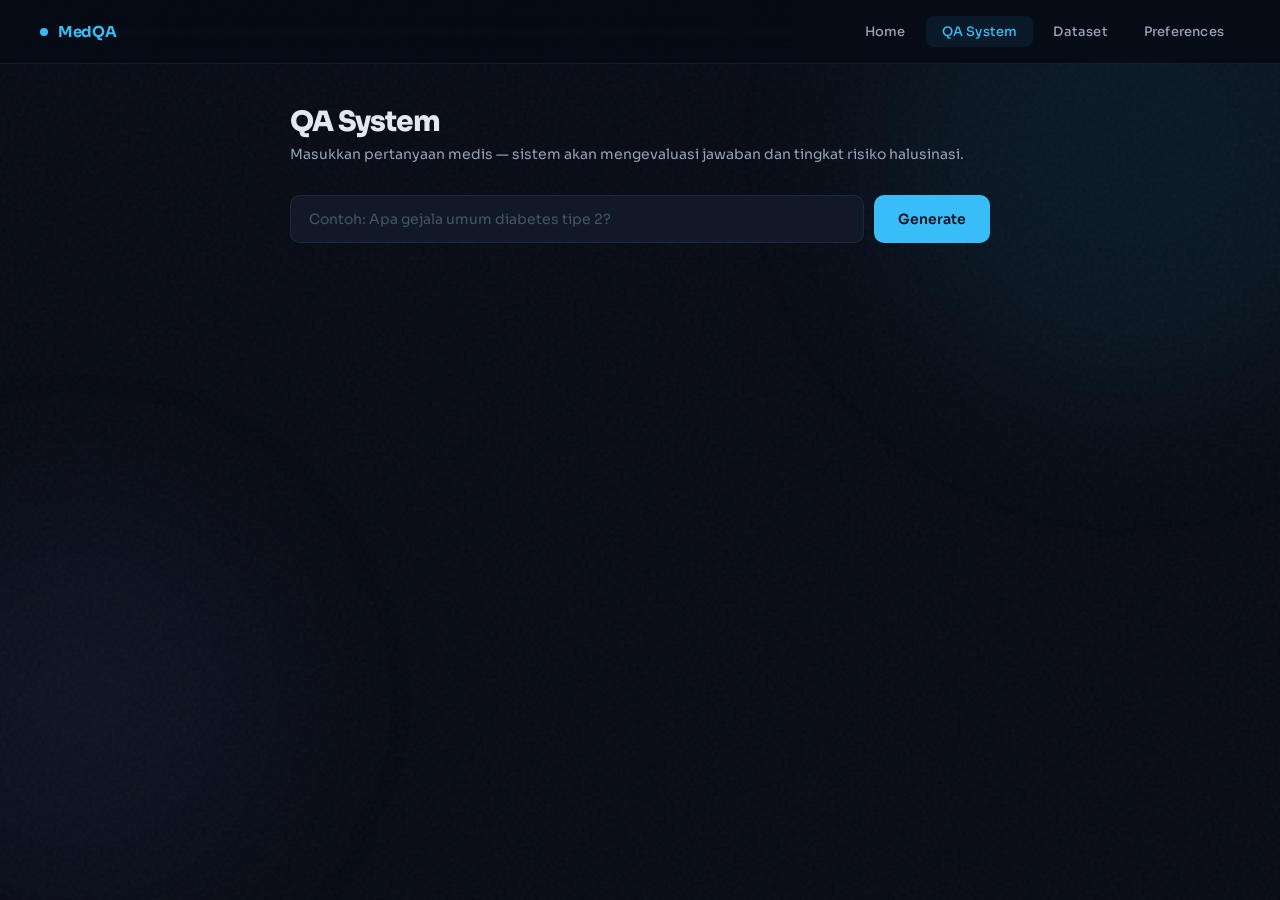
<file: index.html>
<!DOCTYPE html>
<html lang="id">
<head>
<meta charset="UTF-8">
<meta name="viewport" content="width=device-width, initial-scale=1.0">
<title>QA System — Medical QA</title>
<link rel="stylesheet" href="style.css">
</head>
<body>

<div class="blob blob-1"></div>
<div class="blob blob-2"></div>

<nav class="navbar">
  <a href="home.html" class="navbar-brand">
    <div class="dot"></div>
    MedQA
  </a>
  <div class="navbar-links">
    <a href="home.html">Home</a>
    <a href="index.html" class="active">QA System</a>
    <a href="dataset.html">Dataset</a>
    <a href="preferences.html">Preferences</a>
  </div>
</nav>

<div class="page">
<div class="qa-layout">

  <div class="qa-header">
    <h1>QA System</h1>
    <p>Masukkan pertanyaan medis — sistem akan mengevaluasi jawaban dan tingkat risiko halusinasi.</p>
  </div>

  <!-- INPUT -->
  <div class="input-group">
    <input
      type="text"
      id="question"
      placeholder="Contoh: Apa gejala umum diabetes tipe 2?"
      onkeydown="if(event.key==='Enter') askQuestion()"
    >
    <button class="btn btn-primary" onclick="askQuestion()" id="ask-btn">
      Generate
    </button>
  </div>

  <!-- LOADING -->
  <div id="loading" style="display:none; text-align:center; padding:30px 0;">
    <div class="loader" style="justify-content:center;">
      <span></span><span></span><span></span>
    </div>
    <p style="color:var(--text3);font-size:13px;margin-top:10px;">Generating jawaban...</p>
  </div>

  <!-- RESULT PANEL -->
  <div id="result-section" style="display:none;">

    <div class="result-panel fade-in">
      <div class="result-row">
        <div class="result-label">Jawaban</div>
        <div class="result-value" id="answer">—</div>
      </div>
      <div class="result-row">
        <div class="result-label">Entropy</div>
        <div class="result-value">
          <span class="entropy-display" id="entropy">—</span>
        </div>
      </div>
      <div class="result-row">
        <div class="result-label">Risk Level</div>
        <div class="result-value">
          <span id="risk">—</span>
        </div>
      </div>
    </div>
    
  </div>

</div>
</div>

<script>
let isLoading = false

async function askQuestion(){
  if (isLoading) return
  isLoading = true

  const question = document.getElementById("question").value.trim()
  if (!question) { isLoading = false; return }

  document.getElementById("loading").style.display = "block"
  document.getElementById("result-section").style.display = "none"
  document.getElementById("ask-btn").disabled = true

  try {
    const response = await fetch("http://127.0.0.1:8000/ask", {
      method: "POST",
      headers: { "Content-Type": "application/json" },
      body: JSON.stringify({ question })
    })

    const data = await response.json()

    // 🔥 kalau backend kirim error
    if (data.error) {

      document.getElementById("answer").innerText = "⚠️ " + data.error
      document.getElementById("entropy").innerText = "-"
      document.getElementById("risk").innerText = "-"

    } else {

      // ✅ tampilkan jawaban model
      document.getElementById("answer").innerHTML =
        (data.model_answer || "-").replace(/\n/g, "<br>")

      // ✅ tampilkan entropy
      const entropyValue = data.entropy
      document.getElementById("entropy").innerText = entropyValue

      // ✅ tampilkan risk
      let riskHTML = ""

      if (entropyValue < 1.5) {
        riskHTML = `<span class="risk-badge risk-low">🟢 Low Risk</span>`
      } else if (entropyValue < 2.5) {
        riskHTML = `<span class="risk-badge risk-medium">🟠 Medium Risk</span>`
      } else {
        riskHTML = `<span class="risk-badge risk-high">🔴 High Risk</span>`
      }

      document.getElementById("risk").innerHTML = riskHTML
    }

    document.getElementById("loading").style.display = "none"
    document.getElementById("result-section").style.display = "block"

    document.getElementById("loading").style.display = "none"
    document.getElementById("result-section").style.display = "block"

  } catch (e) {
    document.getElementById("loading").style.display = "none"
    document.getElementById("result-section").style.display = "block"
    document.getElementById("answer").innerText = "⚠️ Gagal terhubung ke server. Pastikan backend berjalan di port 8000."
  }

  document.getElementById("ask-btn").disabled = false
  isLoading = false
}

function escapeTemplate(str) {
  return (str || '').replace(/</g, '&lt;').replace(/>/g, '&gt;')
}

</script>

</body>
</html>
</file>
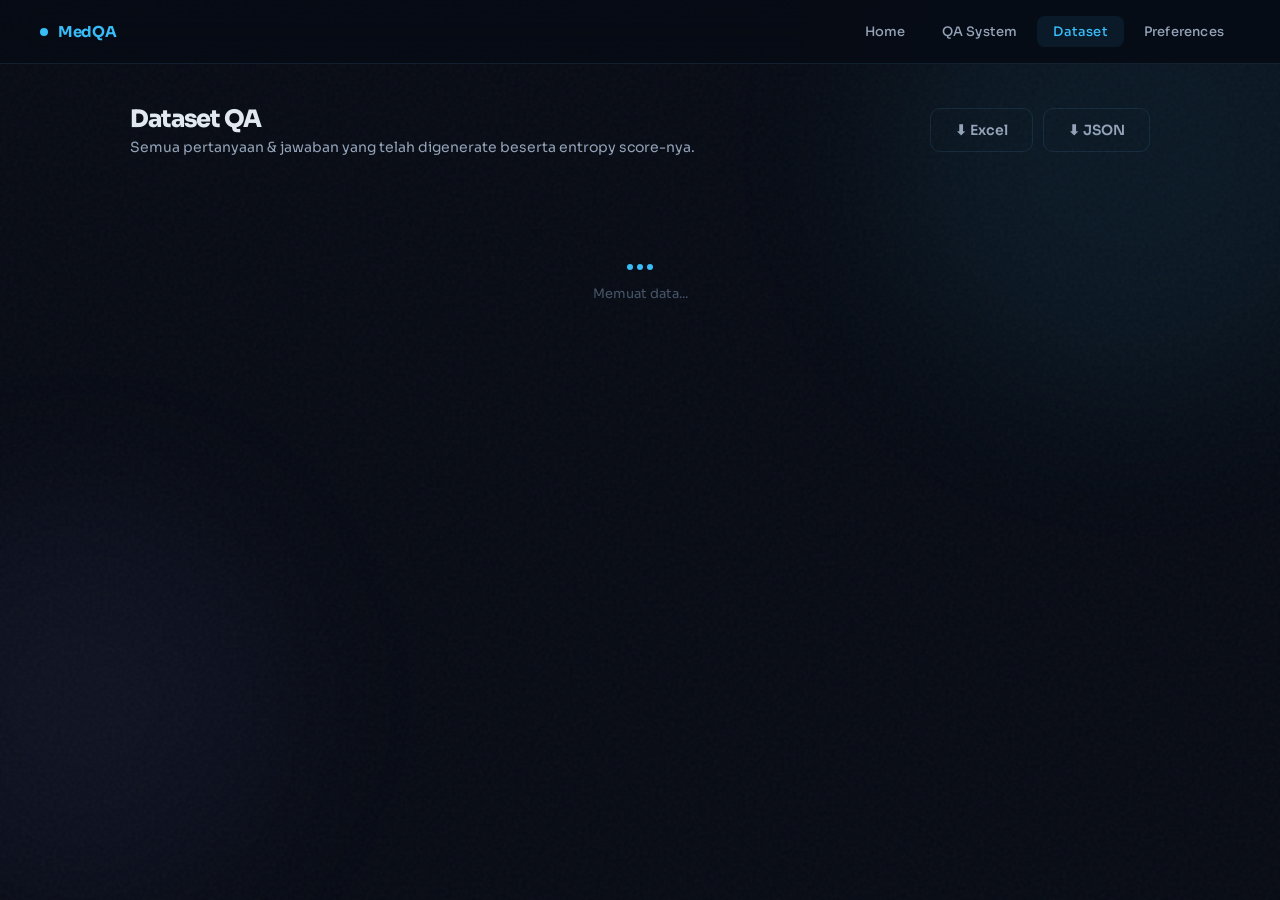
<file: dataset.html>
<!DOCTYPE html>
<html lang="id">
<head>
<meta charset="UTF-8">
<meta name="viewport" content="width=device-width, initial-scale=1.0">
<title>Dataset — Medical QA</title>
<link rel="stylesheet" href="style.css">
</head>
<body>

<div class="blob blob-1"></div>
<div class="blob blob-2"></div>

<nav class="navbar">
  <a href="home.html" class="navbar-brand">
    <div class="dot"></div>
    MedQA
  </a>
  <div class="navbar-links">
    <a href="home.html">Home</a>
    <a href="index.html">QA System</a>
    <a href="dataset.html" class="active">Dataset</a>
    <a href="preferences.html">Preferences</a>
  </div>
</nav>

<div class="page">
<div class="table-layout">

  <div class="table-header">
    <div>
      <h1>Dataset QA</h1>
      <p style="color:var(--text2);font-size:14px;margin-top:4px;">
        Semua pertanyaan & jawaban yang telah digenerate beserta entropy score-nya.
      </p>
    </div>
    <div style="display:flex;gap:10px;">
      <a href="http://127.0.0.1:8000/download_qa_excel" class="btn btn-outline" target="_blank">
        ⬇ Excel
      </a>
      <a href="http://127.0.0.1:8000/dataset" class="btn btn-outline" target="_blank">
        ⬇ JSON
      </a>
    </div>
  </div>

  <!-- SUMMARY STRIP -->
  <div style="display:flex;gap:14px;margin-bottom:24px;" id="summary-strip"></div>

  <!-- TABLE -->
  <div id="loading-state" style="text-align:center;padding:50px 0;">
    <div class="loader" style="justify-content:center;"><span></span><span></span><span></span></div>
    <p style="color:var(--text3);font-size:13px;margin-top:10px;">Memuat data...</p>
  </div>

  <div id="table-wrap" style="display:none;">

    <div id="dataset-list"></div>
  
    <div id="empty-state" class="empty-state" style="display:none;">
      <div class="empty-icon">📭</div>
      <p>Belum ada data. Mulai dengan mengajukan pertanyaan di QA System.</p>
    </div>
  </div>

</div>
</div>

<script>

fetch("http://127.0.0.1:8000/preferences")
  .then(res => res.json())
  .then(preferences => {

    fetch("http://127.0.0.1:8000/dataset")
      .then(res => res.json())
      .then(data => {

        const container = document.getElementById("dataset-list")

        if (data.length === 0) {
          document.getElementById("empty-state").style.display = "block"
          return
        }

        data.forEach((d) => {

          const card = document.createElement("div")

          card.innerHTML = `
          <div class="card fade-in" style="margin-bottom:20px;">

            <div style="font-weight:600;margin-bottom:12px;">
              ${d.question}
            </div>

            <div class="pair-grid">

              <div class="pair-card">
                <div class="pair-label">Model</div>
                <div class="pair-text">${d.model_answer}</div>
                <button class="btn btn-primary choose-model">Pilih Model</button>
              </div>

              <div class="pair-card">
                <div class="pair-label">Dataset</div>
                <div class="pair-text">${d.dataset_answer}</div>
                <button class="btn btn-primary choose-dataset">Pilih Dataset</button>
              </div>

            </div>

            <div style="margin-top:14px;">
              <button class="btn btn-outline btn-e">E</button>
              <button class="btn btn-outline btn-n">N</button>
              <button class="btn btn-outline btn-c">C</button>
            </div>

          </div>
          `

          // ===== DATA =====
          card.dataset.question = d.question
          card.dataset.model = d.model_answer
          card.dataset.dataset = d.dataset_answer

          // ===== BUTTON =====
          const btnModel = card.querySelector(".choose-model")
          const btnDataset = card.querySelector(".choose-dataset")
          const btnE = card.querySelector(".btn-e")
          const btnN = card.querySelector(".btn-n")
          const btnC = card.querySelector(".btn-c")

          // =====================
          // 🔥 RESTORE STATE
          // =====================
          const prefMatch = preferences.filter(p =>
            p.question?.trim().toLowerCase() === d.question?.trim().toLowerCase()
          )

          // ===== DPO (chosen) =====
          const chosenPref = prefMatch.find(p => p.label === "chosen")

          if (chosenPref) {

            if (chosenPref.answer?.trim() === d.model_answer?.trim()) {
              btnModel.innerText = "✅ Dipilih"
              btnModel.disabled = true
              btnDataset.disabled = true
            }

            if (chosenPref.answer?.trim() === d.dataset_answer?.trim()) {
              btnDataset.innerText = "✅ Dipilih"
              btnDataset.disabled = true
              btnModel.disabled = true
            }
          }

          // ===== ENC =====
          const encPref = prefMatch.find(p => ["E","N","C"].includes(p.label))

          if (encPref) {

            if (encPref.label === "E") {
              btnE.classList.add("active-e")
              btnE.innerText = "✅ E"
            }

            if (encPref.label === "N") {
              btnN.classList.add("active-n")
              btnN.innerText = "✅ N"
            }

            if (encPref.label === "C") {
              btnC.classList.add("active-c")
              btnC.innerText = "✅ C"
            }

            btnE.disabled = true
            btnN.disabled = true
            btnC.disabled = true
          }

          // =====================
          // 🔵 DPO CLICK
          // =====================
          btnModel.addEventListener("click", () => {
            chooseAnswer(d.question, d.model_answer, d.dataset_answer)
            btnModel.innerText = "✅ Dipilih"
            btnModel.disabled = true
            btnDataset.disabled = true
          })

          btnDataset.addEventListener("click", () => {
            chooseAnswer(d.question, d.dataset_answer, d.model_answer)
            btnDataset.innerText = "✅ Dipilih"
            btnDataset.disabled = true
            btnModel.disabled = true
          })

          // =====================
          // 🟢 ENC CLICK
          // =====================
          function selectENC(label, btnClicked) {

            fetch("http://127.0.0.1:8000/evaluate", {
              method: "POST",
              headers: {
                "Content-Type": "application/json"
              },
              body: JSON.stringify({
                question: d.question,
                answer: d.model_answer,
                entropy: d.entropy,
                label: label
              })
            })
            .then(res => res.json())
            .then(() => {

              // 🔥 RESET WARNA (INI YANG KAMU TANYAKAN)
              btnE.classList.remove("active-e")
              btnN.classList.remove("active-n")
              btnC.classList.remove("active-c")

              // 🔥 SET WARNA BARU
              if (label === "E") btnClicked.classList.add("active-e")
              if (label === "N") btnClicked.classList.add("active-n")
              if (label === "C") btnClicked.classList.add("active-c")

              // 🔥 UPDATE TEXT
              btnClicked.innerText = "✅ " + label
            })
          }

          btnE.addEventListener("click", () => selectENC("E", btnE))
          btnN.addEventListener("click", () => selectENC("N", btnN))
          btnC.addEventListener("click", () => selectENC("C", btnC))

          container.appendChild(card)

        })

        document.getElementById("loading-state").style.display = "none"
        document.getElementById("table-wrap").style.display = "block"

      })

  })

function chooseAnswer(question, chosen, rejected) {

  fetch("http://127.0.0.1:8000/save_preference_pair", {
    method: "POST",
    headers: {
      "Content-Type": "application/json"
    },
    body: JSON.stringify({
      question: question,
      chosen: chosen,
      rejected: rejected
    })
  })
  .then(res => res.json())
  .then(() => {
    alert("✅ Pilihan berhasil disimpan")
  })
}

</script>

</body>
</html>
</file>
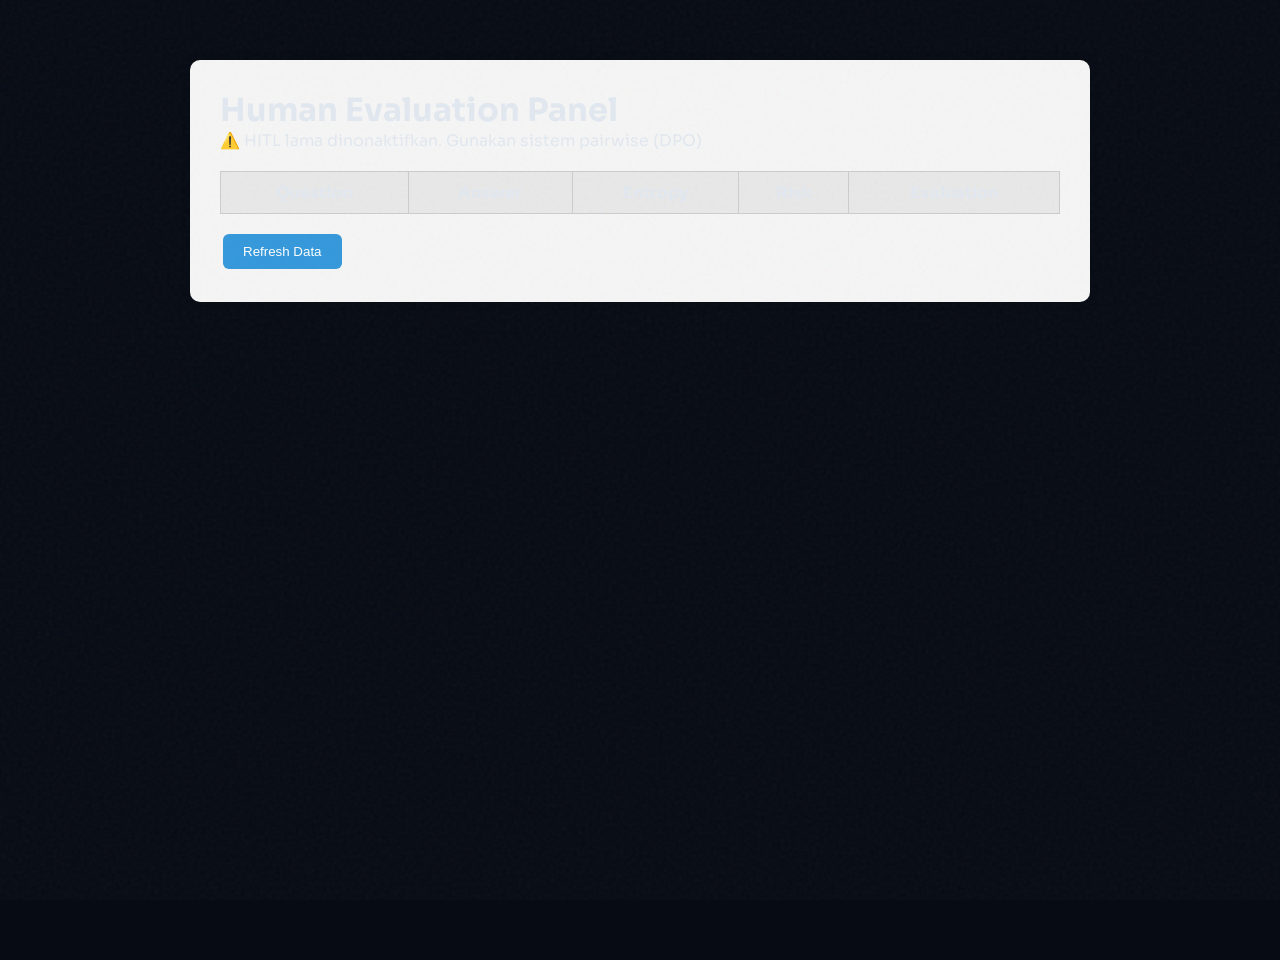
<file: hitl.html>
<!DOCTYPE html>
<html>

<head>
<title>Human Evaluation Panel</title>
<link rel="stylesheet" href="style.css">

<style>

.container{
width:900px;
margin:auto;
margin-top:60px;
padding:30px;
background:#f5f5f5;
border-radius:10px;
box-shadow:0 0 10px rgba(0,0,0,0.2);
}

table{
width:100%;
border-collapse:collapse;
margin-top:20px;
}

th,td{
padding:10px;
border:1px solid #ccc;
text-align:center;
}

th{
background:#e8e8e8;
}

.answer-cell{
text-align:left;
max-width:400px;
}

button{
padding:6px 12px;
margin:3px;
border:none;
border-radius:6px;
cursor:pointer;
}

.correct{
background:#2ecc71;
color:white;
}

.incorrect{
background:#e74c3c;
color:white;
}

.refresh{
margin-top:20px;
padding:10px 20px;
background:#3498db;
color:white;
border:none;
border-radius:6px;
cursor:pointer;
}

</style>

</head>

<body>

<div class="container">

<h1>Human Evaluation Panel</h1>

<p>⚠️ HITL lama dinonaktifkan. Gunakan sistem pairwise (DPO)</p>

<table>

<thead>
<tr>
<th>Question</th>
<th>Answer</th>
<th>Entropy</th>
<th>Risk</th>
<th>Evaluation</th>
</tr>
</thead>

<tbody id="hitl-body">

</tbody>

</table>

<button class="refresh" onclick="loadHITL()">Refresh Data</button>

</div>

<script src="hitl.js"></script>

</body>

</html>
</file>
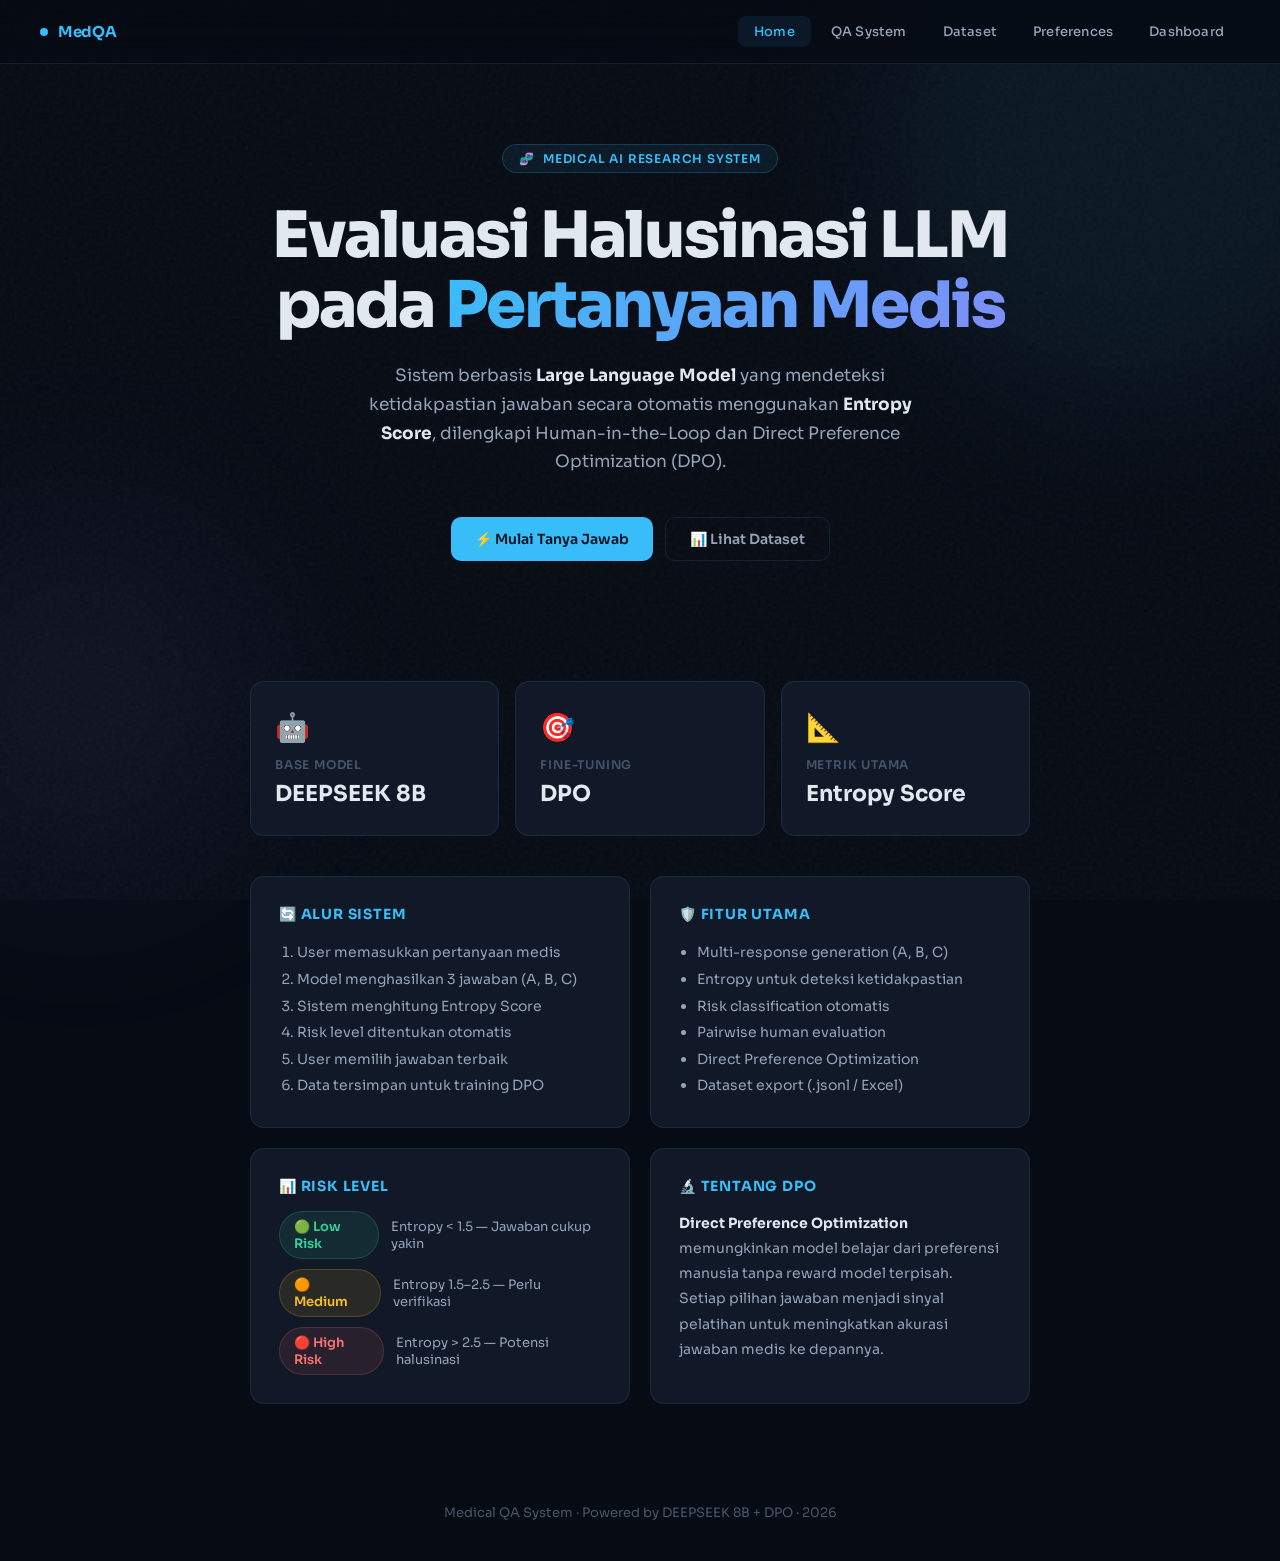
<file: home.html>
<!DOCTYPE html>
<html lang="id">
<head>
<meta charset="UTF-8">
<meta name="viewport" content="width=device-width, initial-scale=1.0">
<title>Medical QA System — Home</title>
<link rel="stylesheet" href="style.css">
</head>
<body>

<div class="blob blob-1"></div>
<div class="blob blob-2"></div>

<!-- NAVBAR -->
<nav class="navbar">
  <a href="home.html" class="navbar-brand">
    <div class="dot"></div>
    MedQA
  </a>
  <div class="navbar-links">
    <a href="home.html" class="active">Home</a>
    <a href="index.html">QA System</a>
    <a href="dataset.html">Dataset</a>
    <a href="preferences.html">Preferences</a>
    <a href="evaluation.html">Dashboard</a>
  </div>
</nav>

<div class="page">

  <!-- HERO -->
  <section class="hero">

    <div class="hero-badge">
      <span>🧬</span>
      Medical AI Research System
    </div>

    <h1>
      Evaluasi Halusinasi LLM<br>
      pada <span class="highlight">Pertanyaan Medis</span>
    </h1>

    <p class="hero-sub">
      Sistem berbasis <strong style="color:var(--text)">Large Language Model</strong> yang mendeteksi 
      ketidakpastian jawaban secara otomatis menggunakan <strong style="color:var(--text)">Entropy Score</strong>, 
      dilengkapi Human-in-the-Loop dan Direct Preference Optimization (DPO).
    </p>

    <div class="hero-actions">
      <a href="index.html" class="btn btn-primary">
        ⚡ Mulai Tanya Jawab
      </a>
      <a href="dataset.html" class="btn btn-outline">
        📊 Lihat Dataset
      </a>
    </div>

  </section>

  <!-- STATS -->
  <div class="stat-grid">
    <div class="stat-card">
      <div class="stat-icon">🤖</div>
      <div class="stat-label">Base Model</div>
      <div class="stat-value">DEEPSEEK 8B</div>
    </div>
    <div class="stat-card">
      <div class="stat-icon">🎯</div>
      <div class="stat-label">Fine-tuning</div>
      <div class="stat-value">DPO</div>
    </div>
    <div class="stat-card">
      <div class="stat-icon">📐</div>
      <div class="stat-label">Metrik Utama</div>
      <div class="stat-value">Entropy Score</div>
    </div>
  </div>

  <!-- CARDS -->
  <div class="section-grid" style="margin-top:40px;">

    <div class="card" style="animation: fadeUp 0.6s ease 0.5s both;">
      <h3>🔄 Alur Sistem</h3>
      <ol>
        <li>User memasukkan pertanyaan medis</li>
        <li>Model menghasilkan 3 jawaban (A, B, C)</li>
        <li>Sistem menghitung Entropy Score</li>
        <li>Risk level ditentukan otomatis</li>
        <li>User memilih jawaban terbaik</li>
        <li>Data tersimpan untuk training DPO</li>
      </ol>
    </div>

    <div class="card" style="animation: fadeUp 0.6s ease 0.6s both;">
      <h3>🛡️ Fitur Utama</h3>
      <ul>
        <li>Multi-response generation (A, B, C)</li>
        <li>Entropy untuk deteksi ketidakpastian</li>
        <li>Risk classification otomatis</li>
        <li>Pairwise human evaluation</li>
        <li>Direct Preference Optimization</li>
        <li>Dataset export (.jsonl / Excel)</li>
      </ul>
    </div>

    <div class="card" style="animation: fadeUp 0.6s ease 0.7s both;">
      <h3>📊 Risk Level</h3>
      <div style="display:flex;flex-direction:column;gap:10px;margin-top:4px;">
        <div style="display:flex;align-items:center;gap:12px;">
          <span class="risk-badge risk-low">🟢 Low Risk</span>
          <span style="font-size:13px;color:var(--text2)">Entropy &lt; 1.5 — Jawaban cukup yakin</span>
        </div>
        <div style="display:flex;align-items:center;gap:12px;">
          <span class="risk-badge risk-medium">🟠 Medium</span>
          <span style="font-size:13px;color:var(--text2)">Entropy 1.5–2.5 — Perlu verifikasi</span>
        </div>
        <div style="display:flex;align-items:center;gap:12px;">
          <span class="risk-badge risk-high">🔴 High Risk</span>
          <span style="font-size:13px;color:var(--text2)">Entropy &gt; 2.5 — Potensi halusinasi</span>
        </div>
      </div>
    </div>

    <div class="card" style="animation: fadeUp 0.6s ease 0.8s both;">
      <h3>🔬 Tentang DPO</h3>
      <p style="font-size:14px;color:var(--text2);line-height:1.8;">
        <strong style="color:var(--text)">Direct Preference Optimization</strong> memungkinkan model 
        belajar dari preferensi manusia tanpa reward model terpisah. 
        Setiap pilihan jawaban menjadi sinyal pelatihan untuk meningkatkan 
        akurasi jawaban medis ke depannya.
      </p>
    </div>

  </div>

  <div style="text-align:center;padding:60px 0 40px;position:relative;z-index:1;">
    <p style="color:var(--text3);font-size:13px;">
      Medical QA System · Powered by DEEPSEEK 8B + DPO · 2026
    </p>
  </div>

</div>

</body>
</html>
</file>
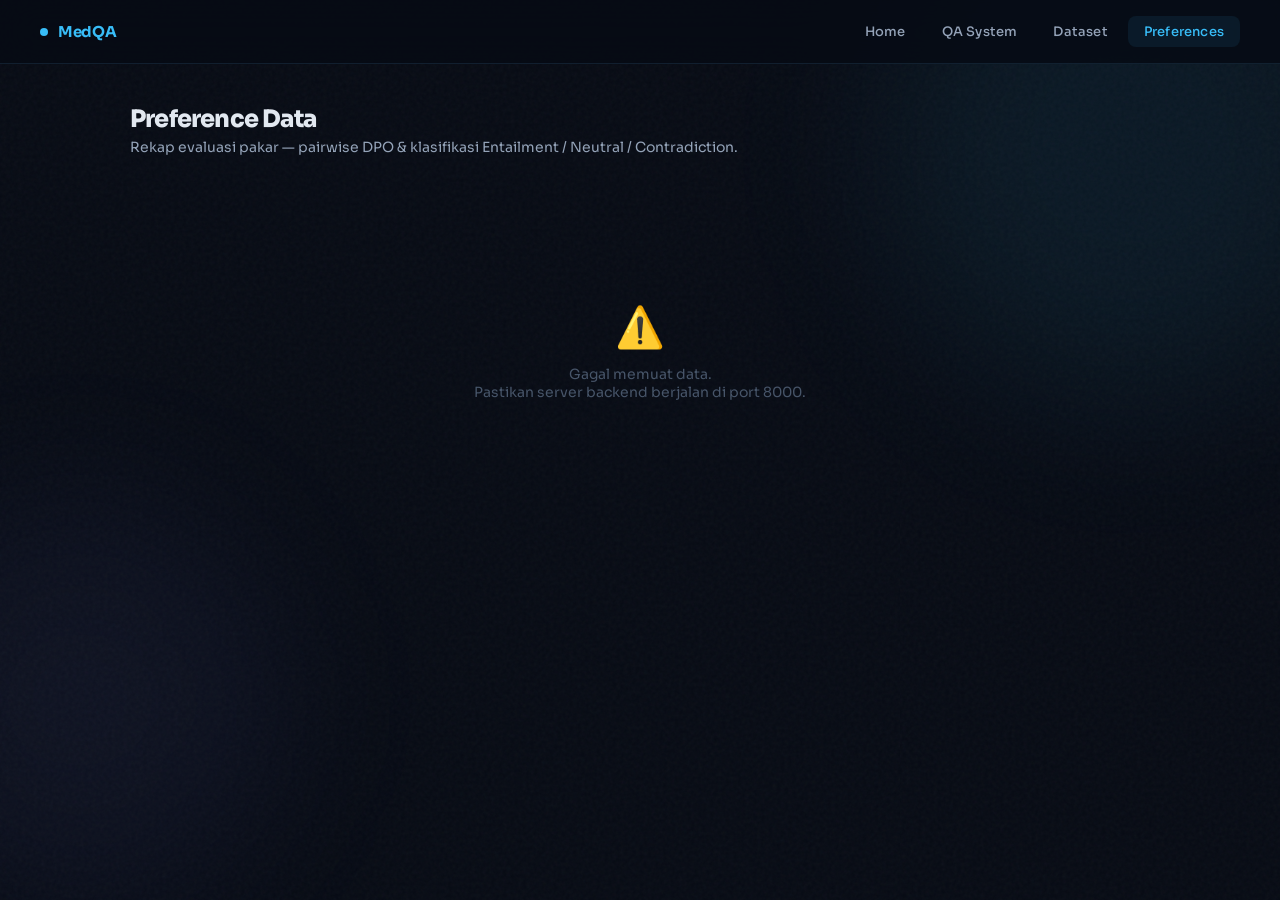
<file: preferences.html>
<!DOCTYPE html>
<html lang="id">
<head>
<meta charset="UTF-8">
<meta name="viewport" content="width=device-width, initial-scale=1.0">
<title>Preferences — Medical QA</title>
<link rel="stylesheet" href="style.css">
<style>

.stats-row {
  display: grid;
  grid-template-columns: repeat(5, 1fr);
  gap: 14px;
  margin-bottom: 28px;
}

.stat-tile {
  background: var(--surface);
  border: 1px solid var(--border);
  border-radius: var(--radius);
  padding: 20px 18px;
  transition: border-color 0.2s, transform 0.15s;
  animation: fadeUp 0.5s ease both;
}

.stat-tile:hover { transform: translateY(-2px); }

.stat-tile .tile-label {
  font-size: 11px;
  font-weight: 700;
  text-transform: uppercase;
  letter-spacing: 0.9px;
  color: var(--text3);
  margin-bottom: 8px;
}

.stat-tile .tile-value {
  font-size: 28px;
  font-weight: 800;
  letter-spacing: -1px;
  line-height: 1;
  margin-bottom: 5px;
}

.stat-tile .tile-sub { font-size: 11px; color: var(--text3); }

.tile-total { border-color: rgba(56,189,248,0.2); }
.tile-total .tile-value { color: var(--accent); }
.tile-dpo   { border-color: rgba(129,140,248,0.2); }
.tile-dpo .tile-value   { color: var(--accent2); }
.tile-e     { border-color: rgba(52,211,153,0.2); }
.tile-e .tile-value     { color: var(--accent3); }
.tile-n     { border-color: rgba(251,191,36,0.2); }
.tile-n .tile-value     { color: var(--warn); }
.tile-c     { border-color: rgba(248,113,113,0.2); }
.tile-c .tile-value     { color: var(--danger); }

/* ENC BAR */
.enc-bar-section {
  background: var(--surface);
  border: 1px solid var(--border);
  border-radius: var(--radius);
  padding: 22px 24px;
  margin-bottom: 24px;
  animation: fadeUp 0.5s ease 0.1s both;
}

.enc-bar-header {
  display: flex;
  align-items: center;
  justify-content: space-between;
  margin-bottom: 16px;
  flex-wrap: wrap;
  gap: 10px;
}

.enc-bar-header h3 {
  font-size: 11px;
  font-weight: 700;
  text-transform: uppercase;
  letter-spacing: 0.9px;
  color: var(--text3);
}

.enc-legend {
  display: flex;
  gap: 14px;
  font-size: 11px;
  color: var(--text2);
}

.enc-legend span {
  display: flex;
  align-items: center;
  gap: 5px;
}

.enc-legend span::before {
  content: '';
  display: inline-block;
  width: 8px; height: 8px;
  border-radius: 2px;
}

.leg-e::before { background: var(--accent3); }
.leg-n::before { background: var(--warn); }
.leg-c::before { background: var(--danger); }

.bar-track {
  display: flex;
  height: 30px;
  border-radius: 8px;
  overflow: hidden;
  background: var(--bg2);
  gap: 2px;
}

.bar-seg {
  height: 100%;
  display: flex;
  align-items: center;
  justify-content: center;
  font-size: 11px;
  font-weight: 700;
  transition: flex 1.2s cubic-bezier(.4,0,.2,1);
  min-width: 0;
  overflow: hidden;
}

.bar-e { background: rgba(52,211,153,0.22); color: var(--accent3); border-radius: 6px 0 0 6px; }
.bar-n { background: rgba(251,191,36,0.18); color: var(--warn); }
.bar-c { background: rgba(248,113,113,0.18); color: var(--danger); border-radius: 0 6px 6px 0; }

.bar-labels {
  display: flex;
  justify-content: space-between;
  margin-top: 8px;
  font-size: 11px;
  color: var(--text3);
}

/* EXPORT */
.export-section {
  background: var(--surface);
  border: 1px solid var(--border);
  border-radius: var(--radius);
  padding: 20px 24px;
  margin-bottom: 24px;
  display: flex;
  align-items: center;
  justify-content: space-between;
  gap: 20px;
  flex-wrap: wrap;
  animation: fadeUp 0.5s ease 0.15s both;
}

.export-info h3 { font-size: 14px; font-weight: 700; margin-bottom: 3px; }
.export-info p  { font-size: 12px; color: var(--text3); }

.export-actions { display: flex; gap: 8px; flex-wrap: wrap; }

/* CONTROLS */
.controls-row {
  display: flex;
  align-items: center;
  gap: 10px;
  margin-bottom: 16px;
  flex-wrap: wrap;
  animation: fadeUp 0.5s ease 0.2s both;
}

.search-box {
  flex: 1;
  min-width: 180px;
  background: var(--surface);
  border: 1px solid var(--border);
  border-radius: 9px;
  padding: 10px 16px;
  font-family: 'Sora', sans-serif;
  font-size: 13px;
  color: var(--text);
  outline: none;
  transition: border-color 0.2s;
}

.search-box:focus {
  border-color: rgba(56,189,248,0.4);
  box-shadow: 0 0 0 3px rgba(56,189,248,0.05);
}

.search-box::placeholder { color: var(--text3); }

.filter-group { display: flex; gap: 6px; flex-wrap: wrap; }

.filter-btn {
  padding: 8px 14px;
  border-radius: 8px;
  border: 1px solid var(--border);
  background: var(--surface);
  color: var(--text2);
  font-family: 'Sora', sans-serif;
  font-size: 12px;
  font-weight: 600;
  cursor: pointer;
  transition: all 0.15s;
}

.filter-btn:hover { border-color: rgba(56,189,248,0.3); color: var(--text); }
.f-all  { border-color: rgba(56,189,248,0.5); color: var(--accent); background: rgba(56,189,248,0.07); }
.f-dpo  { border-color: rgba(129,140,248,0.5); color: var(--accent2); background: rgba(129,140,248,0.07); }
.f-E    { border-color: rgba(52,211,153,0.5); color: var(--accent3); background: rgba(52,211,153,0.07); }
.f-N    { border-color: rgba(251,191,36,0.5); color: var(--warn); background: rgba(251,191,36,0.07); }
.f-C    { border-color: rgba(248,113,113,0.5); color: var(--danger); background: rgba(248,113,113,0.07); }

.result-count {
  font-size: 12px;
  color: var(--text3);
  margin-bottom: 14px;
}

.result-count strong { color: var(--text2); }

/* PREF CARD */
.pref-card {
  background: var(--surface);
  border: 1px solid var(--border);
  border-radius: var(--radius);
  overflow: hidden;
  margin-bottom: 14px;
  transition: border-color 0.2s;
  animation: fadeUp 0.35s ease both;
}

.pref-card:hover { border-color: rgba(56,189,248,0.2); }

.pref-card-header {
  display: flex;
  align-items: flex-start;
  justify-content: space-between;
  padding: 15px 20px;
  border-bottom: 1px solid var(--border);
  gap: 12px;
  background: rgba(255,255,255,0.01);
}

.pref-question {
  font-size: 14px;
  font-weight: 600;
  color: var(--text);
  flex: 1;
  line-height: 1.5;
}

.pref-badges {
  display: flex;
  gap: 6px;
  flex-shrink: 0;
  align-items: center;
  flex-wrap: wrap;
  justify-content: flex-end;
}

.enc-tag {
  display: inline-flex;
  align-items: center;
  gap: 5px;
  padding: 4px 11px;
  border-radius: 6px;
  font-size: 11px;
  font-weight: 700;
  letter-spacing: 0.3px;
}

.enc-E    { background: rgba(52,211,153,0.1); color: var(--accent3); border: 1px solid rgba(52,211,153,0.25); }
.enc-N    { background: rgba(251,191,36,0.1); color: var(--warn);    border: 1px solid rgba(251,191,36,0.25); }
.enc-C    { background: rgba(248,113,113,0.1); color: var(--danger); border: 1px solid rgba(248,113,113,0.25); }
.enc-none { background: var(--surface2); color: var(--text3); border: 1px solid var(--border); }
.enc-dpo  { background: rgba(129,140,248,0.1); color: var(--accent2); border: 1px solid rgba(129,140,248,0.25); }

.pref-body {
  display: grid;
  grid-template-columns: 1fr 1fr;
}

.pref-col {
  padding: 16px 20px;
}

.pref-col:first-child { border-right: 1px solid var(--border); }

.pref-col-label {
  font-size: 10px;
  font-weight: 700;
  letter-spacing: 0.9px;
  text-transform: uppercase;
  margin-bottom: 8px;
}

.col-chosen   { color: var(--accent3); }
.col-rejected { color: var(--danger); }
.col-empty    { color: var(--text3); }

.pref-answer-text {
  font-size: 13px;
  color: var(--text2);
  line-height: 1.65;
}

.entropy-pill {
  font-family: 'JetBrains Mono', monospace;
  font-size: 11px;
  padding: 3px 9px;
  border-radius: 5px;
  background: rgba(56,189,248,0.07);
  color: var(--accent);
  border: 1px solid rgba(56,189,248,0.15);
}

.no-result {
  text-align: center;
  padding: 50px 20px;
  color: var(--text3);
  font-size: 14px;
  display: none;
}

@media (max-width: 800px) {
  .stats-row { grid-template-columns: repeat(2, 1fr); }
  .pref-body { grid-template-columns: 1fr; }
  .pref-col:first-child { border-right: none; border-bottom: 1px solid var(--border); }
}

</style>
</head>
<body>

<div class="blob blob-1"></div>
<div class="blob blob-2"></div>

<nav class="navbar">
  <a href="home.html" class="navbar-brand">
    <div class="dot"></div>
    MedQA
  </a>
  <div class="navbar-links">
    <a href="home.html">Home</a>
    <a href="index.html">QA System</a>
    <a href="dataset.html">Dataset</a>
    <a href="preferences.html" class="active">Preferences</a>
  </div>
</nav>

<div class="page">
<div class="table-layout">

  <div class="table-header" style="margin-bottom:26px;">
    <div>
      <h1>Preference Data</h1>
      <p style="color:var(--text2);font-size:14px;margin-top:4px;">
        Rekap evaluasi pakar — pairwise DPO &amp; klasifikasi Entailment / Neutral / Contradiction.
      </p>
    </div>
  </div>

  <!-- LOADING -->
  <div id="loading-state" style="text-align:center;padding:60px 0;">
    <div class="loader" style="justify-content:center;"><span></span><span></span><span></span></div>
    <p style="color:var(--text3);font-size:13px;margin-top:12px;">Memuat data evaluasi pakar...</p>
  </div>

  <div id="main-content" style="display:none;">

    <!-- STATS -->
    <div class="stats-row" id="stat-tiles"></div>

    <!-- ENC BAR -->
    <div class="enc-bar-section">
      <div class="enc-bar-header">
        <h3>Distribusi Evaluasi ENC</h3>
        <div class="enc-legend">
          <span class="leg-e">E · Entailment</span>
          <span class="leg-n">N · Neutral</span>
          <span class="leg-c">C · Contradiction</span>
        </div>
      </div>
      <div class="bar-track">
        <div class="bar-seg bar-e" id="bar-e" style="flex:0"></div>
        <div class="bar-seg bar-n" id="bar-n" style="flex:0"></div>
        <div class="bar-seg bar-c" id="bar-c" style="flex:0"></div>
      </div>
      <div class="bar-labels">
        <span id="bar-e-pct">E: 0%</span>
        <span id="bar-n-pct">N: 0%</span>
        <span id="bar-c-pct">C: 0%</span>
      </div>
    </div>

    <!-- EXPORT -->
    <div class="export-section">
      <div class="export-info">
        <h3>📦 Export Dataset</h3>
        <p>Unduh data evaluasi dalam format yang siap untuk training DPO.</p>
      </div>
      <div class="export-actions">
        <a href="http://127.0.0.1:8000/download_preferences_excel" class="btn btn-outline" target="_blank">⬇ Excel</a>
        <a href="http://127.0.0.1:8000/export_dpo" class="btn btn-outline" target="_blank">⬇ DPO JSON</a>
        <a href="http://127.0.0.1:8000/export_dpo_file" class="btn btn-outline" target="_blank">⬇ DPO JSONL</a>
      </div>
    </div>

    <!-- FILTER + SEARCH -->
    <div class="controls-row">
      <input
        type="text"
        class="search-box"
        id="search-input"
        placeholder="🔍  Cari pertanyaan..."
        oninput="applyFilters()"
      >
      <div class="filter-group">
        <button class="filter-btn f-all" onclick="setFilter('all',this)">Semua</button>
        <button class="filter-btn" onclick="setFilter('dpo',this)">✦ DPO</button>
        <button class="filter-btn" onclick="setFilter('E',this)">E · Entailment</button>
        <button class="filter-btn" onclick="setFilter('N',this)">N · Neutral</button>
        <button class="filter-btn" onclick="setFilter('C',this)">C · Contradiction</button>
      </div>
    </div>

    <div class="result-count" id="result-count"></div>

    <!-- CARDS -->
    <div id="pref-list"></div>
    <div class="no-result" id="no-result">
      <div style="font-size:36px;margin-bottom:10px;">🔍</div>
      Tidak ada data yang cocok dengan filter ini.
    </div>
    <div id="empty-state" class="empty-state" style="display:none;">
      <div class="empty-icon">🗂️</div>
      <p>Belum ada data evaluasi.<br>Mulai evaluasi di halaman Dataset.</p>
      <a href="dataset.html" class="btn btn-primary" style="margin-top:16px;display:inline-flex;">Ke Dataset →</a>
    </div>

  </div>
</div>
</div>

<script>
let allCards  = []
let activeFilter = 'all'

function truncate(str, n) {
  return str && str.length > n ? str.slice(0, n) + '…' : (str || '')
}

function encTagHTML(label) {
  const map = { E: 'Entailment', N: 'Neutral', C: 'Contradiction' }
  if (!label || !map[label]) return `<span class="enc-tag enc-none">— belum dievaluasi</span>`
  return `<span class="enc-tag enc-${label}">${label} · ${map[label]}</span>`
}

function setFilter(f, btn) {
  activeFilter = f
  document.querySelectorAll('.filter-btn').forEach(b => {
    b.className = 'filter-btn'
  })
  const cls = { all:'f-all', dpo:'f-dpo', E:'f-E', N:'f-N', C:'f-C' }
  btn.classList.add(cls[f] || 'f-all')
  applyFilters()
}

function applyFilters() {
  const query = document.getElementById('search-input').value.trim().toLowerCase()
  let visible = 0

  allCards.forEach(({ el, question, enc, hasDPO }) => {
    const matchSearch = !query || question.toLowerCase().includes(query)
    let matchFilter = true

    if      (activeFilter === 'E')   matchFilter = enc === 'E'
    else if (activeFilter === 'N')   matchFilter = enc === 'N'
    else if (activeFilter === 'C')   matchFilter = enc === 'C'
    else if (activeFilter === 'dpo') matchFilter = hasDPO

    const show = matchSearch && matchFilter
    el.style.display = show ? '' : 'none'
    if (show) visible++
  })

  document.getElementById('result-count').innerHTML =
    `Menampilkan <strong>${visible}</strong> dari <strong>${allCards.length}</strong> pertanyaan`

  document.getElementById('no-result').style.display =
    (visible === 0 && allCards.length > 0) ? 'block' : 'none'
}

async function loadAll() {
  try {
    const [prefRes, statsRes] = await Promise.all([
      fetch("http://127.0.0.1:8000/preferences"),
      fetch("http://127.0.0.1:8000/evaluation_stats")
    ])

    const prefs = await prefRes.json()
    const stats = await statsRes.json()

    document.getElementById('loading-state').style.display = 'none'
    document.getElementById('main-content').style.display  = 'block'

    // ── STAT TILES ──
    const dpoCount = Math.min(
      prefs.filter(p => p.label === 'chosen').length,
      prefs.filter(p => p.label === 'rejected').length
    )

    document.getElementById('stat-tiles').innerHTML = `
      <div class="stat-tile tile-total" style="animation-delay:0s">
        <div class="tile-label">Total Entri</div>
        <div class="tile-value">${stats.total}</div>
        <div class="tile-sub">semua preferensi</div>
      </div>
      <div class="stat-tile tile-dpo" style="animation-delay:.05s">
        <div class="tile-label">Pasangan DPO</div>
        <div class="tile-value">${dpoCount}</div>
        <div class="tile-sub">siap training</div>
      </div>
      <div class="stat-tile tile-e" style="animation-delay:.1s">
        <div class="tile-label">E · Entailment</div>
        <div class="tile-value">${stats.E}</div>
        <div class="tile-sub">model benar</div>
      </div>
      <div class="stat-tile tile-n" style="animation-delay:.15s">
        <div class="tile-label">N · Neutral</div>
        <div class="tile-value">${stats.N}</div>
        <div class="tile-sub">ambigu</div>
      </div>
      <div class="stat-tile tile-c" style="animation-delay:.2s">
        <div class="tile-label">C · Contradiction</div>
        <div class="tile-value">${stats.C}</div>
        <div class="tile-sub">halusinasi</div>
      </div>
    `

    // ── ENC BAR ──
    const encTotal = (stats.E || 0) + (stats.N || 0) + (stats.C || 0)

    if (encTotal > 0) {
      const pE = Math.round((stats.E / encTotal) * 100)
      const pN = Math.round((stats.N / encTotal) * 100)
      const pC = 100 - pE - pN

      // animate after paint
      requestAnimationFrame(() => {
        document.getElementById('bar-e').style.flex = stats.E || 0.01
        document.getElementById('bar-n').style.flex = stats.N || 0.01
        document.getElementById('bar-c').style.flex = stats.C || 0.01

        document.getElementById('bar-e').innerText = stats.E > 0 ? `E ${pE}%` : ''
        document.getElementById('bar-n').innerText = stats.N > 0 ? `N ${pN}%` : ''
        document.getElementById('bar-c').innerText = stats.C > 0 ? `C ${pC}%` : ''

        document.getElementById('bar-e-pct').innerText = `E: ${pE}%`
        document.getElementById('bar-n-pct').innerText = `N: ${pN}%`
        document.getElementById('bar-c-pct').innerText = `C: ${pC}%`
      })
    } else {
      ['bar-e','bar-n','bar-c'].forEach(id => {
        document.getElementById(id).style.flex = 1
        document.getElementById(id).innerText = ''
      })
      document.getElementById('bar-n').innerText = 'Belum ada evaluasi ENC'
    }

    // ── GROUP BY QUESTION ──
    const grouped = {}

    prefs.forEach(p => {
      const key = (p.question || '').trim().toLowerCase()
      if (!grouped[key]) grouped[key] = {
        question: p.question,
        chosen: null, rejected: null,
        enc: null, entropy: null
      }
      if (p.label === 'chosen')                 grouped[key].chosen   = p.answer
      if (p.label === 'rejected')               grouped[key].rejected = p.answer
      if (['E','N','C'].includes(p.label)) {
        grouped[key].enc     = p.label
        grouped[key].entropy = p.entropy
      }
    })

    const questions = Object.values(grouped)

    if (questions.length === 0) {
      document.getElementById('empty-state').style.display = 'block'
      document.getElementById('result-count').style.display = 'none'
      return
    }

    const container = document.getElementById('pref-list')

    questions.forEach((item, idx) => {
      const hasDPO = !!(item.chosen && item.rejected)
      const enc    = item.enc

      const el = document.createElement('div')
      el.className = 'pref-card'
      el.style.animationDelay = Math.min(idx * 0.035, 0.4) + 's'

      const chosenText   = item.chosen   || '<em style="color:var(--text3)">Belum dipilih</em>'
      const rejectedText = item.rejected || '<em style="color:var(--text3)">Belum dipilih</em>'

      el.innerHTML = `
        <div class="pref-card-header">
          <div class="pref-question">${item.question}</div>
          <div class="pref-badges">
            ${item.entropy != null && item.entropy > 0
              ? `<span class="entropy-pill">${item.entropy}</span>` : ''}
            ${hasDPO
              ? `<span class="enc-tag enc-dpo">✦ DPO</span>` : ''}
            ${encTagHTML(enc)}
          </div>
        </div>
        <div class="pref-body">
          <div class="pref-col">
            <div class="pref-col-label ${hasDPO ? 'col-chosen' : 'col-empty'}">
              ${hasDPO ? '✓ Chosen' : '○ Chosen — belum dipilih'}
            </div>
            <div class="pref-answer-text">${chosenText}</div>
          </div>
          <div class="pref-col">
            <div class="pref-col-label ${hasDPO ? 'col-rejected' : 'col-empty'}">
              ${hasDPO ? '✗ Rejected' : '○ Rejected — belum dipilih'}
            </div>
            <div class="pref-answer-text">${rejectedText}</div>
          </div>
        </div>
      `

      container.appendChild(el)
      allCards.push({ el, question: item.question, enc, hasDPO })
    })

    applyFilters()

  } catch (e) {
    document.getElementById('loading-state').innerHTML = `
      <div class="empty-state">
        <div class="empty-icon">⚠️</div>
        <p>Gagal memuat data.<br>Pastikan server backend berjalan di port 8000.</p>
      </div>
    `
  }
}

loadAll()
</script>

</body>
</html>
</file>
<file: style.css>
@import url('https://fonts.googleapis.com/css2?family=Sora:wght@300;400;500;600;700;800&family=JetBrains+Mono:wght@400;500&display=swap');

:root {
  --bg: #070b14;
  --bg2: #0d1424;
  --surface: #111827;
  --surface2: #1a2336;
  --border: rgba(99,179,237,0.12);
  --accent: #38bdf8;
  --accent2: #818cf8;
  --accent3: #34d399;
  --danger: #f87171;
  --warn: #fbbf24;
  --text: #e2e8f0;
  --text2: #94a3b8;
  --text3: #475569;
  --glow: rgba(56,189,248,0.15);
  --radius: 14px;
}

* { box-sizing: border-box; margin: 0; padding: 0; }

html { scroll-behavior: smooth; }

body {
  font-family: 'Sora', sans-serif;
  background: var(--bg);
  color: var(--text);
  min-height: 100vh;
  overflow-x: hidden;
}

/* ── NOISE OVERLAY ── */
body::before {
  content: '';
  position: fixed;
  inset: 0;
  background-image: url("data:image/svg+xml,%3Csvg viewBox='0 0 256 256' xmlns='http://www.w3.org/2000/svg'%3E%3Cfilter id='noise'%3E%3CfeTurbulence type='fractalNoise' baseFrequency='0.9' numOctaves='4' stitchTiles='stitch'/%3E%3C/filter%3E%3Crect width='100%25' height='100%25' filter='url(%23noise)' opacity='0.04'/%3E%3C/svg%3E");
  pointer-events: none;
  z-index: 0;
}

/* ── NAVBAR ── */
.navbar {
  position: fixed;
  top: 0; left: 0; right: 0;
  z-index: 100;
  display: flex;
  align-items: center;
  justify-content: space-between;
  padding: 0 40px;
  height: 64px;
  background: rgba(7,11,20,0.85);
  backdrop-filter: blur(20px);
  border-bottom: 1px solid var(--border);
}

.navbar-brand {
  display: flex;
  align-items: center;
  gap: 10px;
  font-weight: 700;
  font-size: 15px;
  color: var(--accent);
  text-decoration: none;
  letter-spacing: -0.3px;
}

.navbar-brand .dot {
  width: 8px; height: 8px;
  background: var(--accent);
  border-radius: 50%;
  animation: pulse-dot 2s ease-in-out infinite;
}

@keyframes pulse-dot {
  0%,100% { opacity: 1; transform: scale(1); }
  50% { opacity: 0.4; transform: scale(0.7); }
}

.navbar-links {
  display: flex;
  gap: 4px;
  align-items: center;
}

.navbar-links a {
  color: var(--text2);
  text-decoration: none;
  font-size: 13px;
  font-weight: 500;
  padding: 7px 16px;
  border-radius: 8px;
  transition: all 0.2s;
  letter-spacing: 0.2px;
}

.navbar-links a:hover,
.navbar-links a.active {
  color: var(--text);
  background: var(--surface2);
}

.navbar-links a.active {
  color: var(--accent);
  background: rgba(56,189,248,0.08);
}

/* ── MAIN CONTAINER ── */
.page {
  position: relative;
  z-index: 1;
  padding-top: 64px;
  min-height: 100vh;
}

/* ── AMBIENT BG BLOBS ── */
.blob {
  position: fixed;
  border-radius: 50%;
  filter: blur(80px);
  pointer-events: none;
  z-index: 0;
}

.blob-1 {
  width: 500px; height: 500px;
  background: rgba(56,189,248,0.07);
  top: -100px; right: -100px;
}

.blob-2 {
  width: 400px; height: 400px;
  background: rgba(129,140,248,0.06);
  bottom: 0; left: -120px;
}

/* ── HERO (home.html) ── */
.hero {
  display: flex;
  flex-direction: column;
  align-items: center;
  justify-content: center;
  text-align: center;
  padding: 80px 40px 60px;
  position: relative;
  z-index: 1;
}

.hero-badge {
  display: inline-flex;
  align-items: center;
  gap: 8px;
  background: rgba(56,189,248,0.08);
  border: 1px solid rgba(56,189,248,0.2);
  border-radius: 100px;
  padding: 6px 16px;
  font-size: 12px;
  font-weight: 600;
  color: var(--accent);
  letter-spacing: 0.8px;
  text-transform: uppercase;
  margin-bottom: 28px;
  animation: fadeUp 0.6s ease both;
}

.hero h1 {
  font-size: clamp(36px, 6vw, 64px);
  font-weight: 800;
  line-height: 1.1;
  letter-spacing: -2px;
  margin-bottom: 20px;
  animation: fadeUp 0.6s ease 0.1s both;
}

.hero h1 .highlight {
  background: linear-gradient(135deg, var(--accent), var(--accent2));
  -webkit-background-clip: text;
  -webkit-text-fill-color: transparent;
  background-clip: text;
}

.hero-sub {
  font-size: 17px;
  color: var(--text2);
  max-width: 560px;
  line-height: 1.7;
  margin-bottom: 40px;
  font-weight: 400;
  animation: fadeUp 0.6s ease 0.2s both;
}

.hero-actions {
  display: flex;
  gap: 12px;
  flex-wrap: wrap;
  justify-content: center;
  animation: fadeUp 0.6s ease 0.3s both;
}

/* ── STAT GRID ── */
.stat-grid {
  display: grid;
  grid-template-columns: repeat(3, 1fr);
  gap: 16px;
  max-width: 860px;
  margin: 60px auto 0;
  padding: 0 40px;
  position: relative;
  z-index: 1;
  animation: fadeUp 0.6s ease 0.4s both;
}

.stat-card {
  background: var(--surface);
  border: 1px solid var(--border);
  border-radius: var(--radius);
  padding: 28px 24px;
  transition: border-color 0.2s, transform 0.2s;
}

.stat-card:hover {
  border-color: rgba(56,189,248,0.3);
  transform: translateY(-2px);
}

.stat-icon {
  font-size: 28px;
  margin-bottom: 12px;
}

.stat-label {
  font-size: 12px;
  font-weight: 600;
  text-transform: uppercase;
  letter-spacing: 0.8px;
  color: var(--text3);
  margin-bottom: 8px;
}

.stat-value {
  font-size: 22px;
  font-weight: 700;
  color: var(--text);
}

/* ── SECTION CARD ── */
.section-grid {
  display: grid;
  grid-template-columns: 1fr 1fr;
  gap: 20px;
  max-width: 860px;
  margin: 40px auto;
  padding: 0 40px;
  position: relative;
  z-index: 1;
}

.card {
  background: var(--surface);
  border: 1px solid var(--border);
  border-radius: var(--radius);
  padding: 28px;
  transition: border-color 0.2s;
}

.card:hover { border-color: rgba(56,189,248,0.25); }

.card h3 {
  font-size: 14px;
  font-weight: 700;
  text-transform: uppercase;
  letter-spacing: 0.8px;
  color: var(--accent);
  margin-bottom: 16px;
}

.card ol, .card ul {
  padding-left: 18px;
  color: var(--text2);
  font-size: 14px;
  line-height: 1.9;
}

/* ── BUTTONS ── */
.btn {
  display: inline-flex;
  align-items: center;
  gap: 8px;
  padding: 12px 24px;
  border-radius: 10px;
  font-family: 'Sora', sans-serif;
  font-size: 14px;
  font-weight: 600;
  cursor: pointer;
  border: none;
  transition: all 0.2s;
  text-decoration: none;
}

.btn-primary {
  background: var(--accent);
  color: #07111f;
}

.btn-primary:hover {
  background: #7dd3fc;
  transform: translateY(-1px);
  box-shadow: 0 8px 24px rgba(56,189,248,0.25);
}

.btn-outline {
  background: transparent;
  color: var(--text2);
  border: 1px solid var(--border);
}

.btn-outline:hover {
  border-color: rgba(56,189,248,0.4);
  color: var(--accent);
}

.btn-danger {
  background: rgba(248,113,113,0.1);
  color: var(--danger);
  border: 1px solid rgba(248,113,113,0.2);
}

/* ── QA PAGE ── */
.qa-layout {
  max-width: 780px;
  margin: 0 auto;
  padding: 40px;
  position: relative;
  z-index: 1;
}

.qa-header {
  margin-bottom: 32px;
}

.qa-header h1 {
  font-size: 28px;
  font-weight: 800;
  letter-spacing: -1px;
  margin-bottom: 6px;
}

.qa-header p {
  color: var(--text2);
  font-size: 14px;
}

.input-group {
  display: flex;
  gap: 10px;
  margin-bottom: 32px;
}

.input-group input {
  flex: 1;
  background: var(--surface);
  border: 1px solid var(--border);
  border-radius: 10px;
  padding: 14px 18px;
  font-family: 'Sora', sans-serif;
  font-size: 14px;
  color: var(--text);
  outline: none;
  transition: border-color 0.2s;
}

.input-group input:focus {
  border-color: rgba(56,189,248,0.5);
  box-shadow: 0 0 0 3px rgba(56,189,248,0.05);
}

.input-group input::placeholder { color: var(--text3); }

.result-panel {
  background: var(--surface);
  border: 1px solid var(--border);
  border-radius: var(--radius);
  overflow: hidden;
  margin-bottom: 20px;
}

.result-row {
  display: flex;
  align-items: flex-start;
  padding: 18px 22px;
  border-bottom: 1px solid var(--border);
  gap: 14px;
}

.result-row:last-child { border-bottom: none; }

.result-label {
  font-size: 11px;
  font-weight: 700;
  text-transform: uppercase;
  letter-spacing: 0.8px;
  color: var(--text3);
  min-width: 80px;
  padding-top: 2px;
}

.result-value {
  font-size: 14px;
  color: var(--text);
  line-height: 1.6;
  flex: 1;
}

.entropy-display {
  font-family: 'JetBrains Mono', monospace;
  font-size: 22px;
  font-weight: 500;
  color: var(--accent);
}

/* RISK BADGE */
.risk-badge {
  display: inline-flex;
  align-items: center;
  gap: 6px;
  padding: 6px 14px;
  border-radius: 100px;
  font-size: 13px;
  font-weight: 600;
}

.risk-low { background: rgba(52,211,153,0.1); color: var(--accent3); border: 1px solid rgba(52,211,153,0.2); }
.risk-medium { background: rgba(251,191,36,0.1); color: var(--warn); border: 1px solid rgba(251,191,36,0.2); }
.risk-high { background: rgba(248,113,113,0.1); color: var(--danger); border: 1px solid rgba(248,113,113,0.2); }

/* PAIR COMPARISON */
.pair-grid {
  display: grid;
  grid-template-columns: 1fr 1fr;
  gap: 14px;
  margin-top: 20px;
}

.pair-card {
  background: var(--surface);
  border: 1px solid var(--border);
  border-radius: var(--radius);
  padding: 20px;
  transition: all 0.2s;
}

.pair-card:hover {
  border-color: rgba(56,189,248,0.3);
}

.pair-label {
  font-size: 11px;
  font-weight: 700;
  letter-spacing: 0.8px;
  text-transform: uppercase;
  color: var(--accent);
  margin-bottom: 10px;
}

.pair-text {
  font-size: 13px;
  color: var(--text2);
  line-height: 1.7;
  margin-bottom: 16px;
  min-height: 60px;
}

/* ── TABLE ── */
.table-layout {
  max-width: 1100px;
  margin: 0 auto;
  padding: 40px;
  position: relative;
  z-index: 1;
}

.table-header {
  display: flex;
  align-items: center;
  justify-content: space-between;
  margin-bottom: 24px;
}

.table-header h1 {
  font-size: 24px;
  font-weight: 800;
  letter-spacing: -0.8px;
}

.data-table {
  width: 100%;
  border-collapse: collapse;
  background: var(--surface);
  border: 1px solid var(--border);
  border-radius: var(--radius);
  overflow: hidden;
  font-size: 13px;
}

.data-table thead th {
  background: var(--surface2);
  padding: 14px 18px;
  text-align: left;
  font-size: 11px;
  font-weight: 700;
  text-transform: uppercase;
  letter-spacing: 0.8px;
  color: var(--text3);
  border-bottom: 1px solid var(--border);
}

.data-table tbody td {
  padding: 14px 18px;
  border-bottom: 1px solid rgba(255,255,255,0.04);
  color: var(--text2);
  vertical-align: top;
}

.data-table tbody tr:last-child td { border-bottom: none; }

.data-table tbody tr:hover td {
  background: rgba(56,189,248,0.03);
  color: var(--text);
}

.mono {
  font-family: 'JetBrains Mono', monospace;
  font-size: 12px;
  color: var(--accent);
}

/* ── EMPTY STATE ── */
.empty-state {
  text-align: center;
  padding: 60px 20px;
  color: var(--text3);
}

.empty-state .empty-icon { font-size: 40px; margin-bottom: 12px; }
.empty-state p { font-size: 14px; }

/* ── LOADING ── */
.loader {
  display: inline-flex;
  gap: 4px;
  align-items: center;
}

.loader span {
  width: 6px; height: 6px;
  background: var(--accent);
  border-radius: 50%;
  animation: bounce 1.2s ease-in-out infinite;
}

.loader span:nth-child(2) { animation-delay: 0.2s; }
.loader span:nth-child(3) { animation-delay: 0.4s; }

@keyframes bounce {
  0%,80%,100% { transform: scale(0.7); opacity: 0.4; }
  40% { transform: scale(1); opacity: 1; }
}

/* ── ANIMATIONS ── */
@keyframes fadeUp {
  from { opacity: 0; transform: translateY(20px); }
  to { opacity: 1; transform: translateY(0); }
}

.fade-in {
  animation: fadeUp 0.4s ease both;
}

/* ── DIVIDER ── */
.divider {
  border: none;
  border-top: 1px solid var(--border);
  margin: 28px 0;
}

/* ── SCROLLBAR ── */
::-webkit-scrollbar { width: 6px; }
::-webkit-scrollbar-track { background: var(--bg); }
::-webkit-scrollbar-thumb { background: var(--surface2); border-radius: 3px; }
::-webkit-scrollbar-thumb:hover { background: var(--text3); }

/* ── RESPONSIVE ── */
@media (max-width: 700px) {
  .stat-grid, .section-grid { grid-template-columns: 1fr; padding: 0 20px; }
  .pair-grid { grid-template-columns: 1fr; }
  .navbar { padding: 0 20px; }
  .qa-layout, .table-layout { padding: 24px 20px; }
  .hero { padding: 60px 20px 40px; }
}

.active-e {
  background: #22c55e;
  color: white;
}

.active-n {
  background: #f59e0b;
  color: white;
}

.active-c {
  background: #ef4444;
  color: white;
}
</file>
